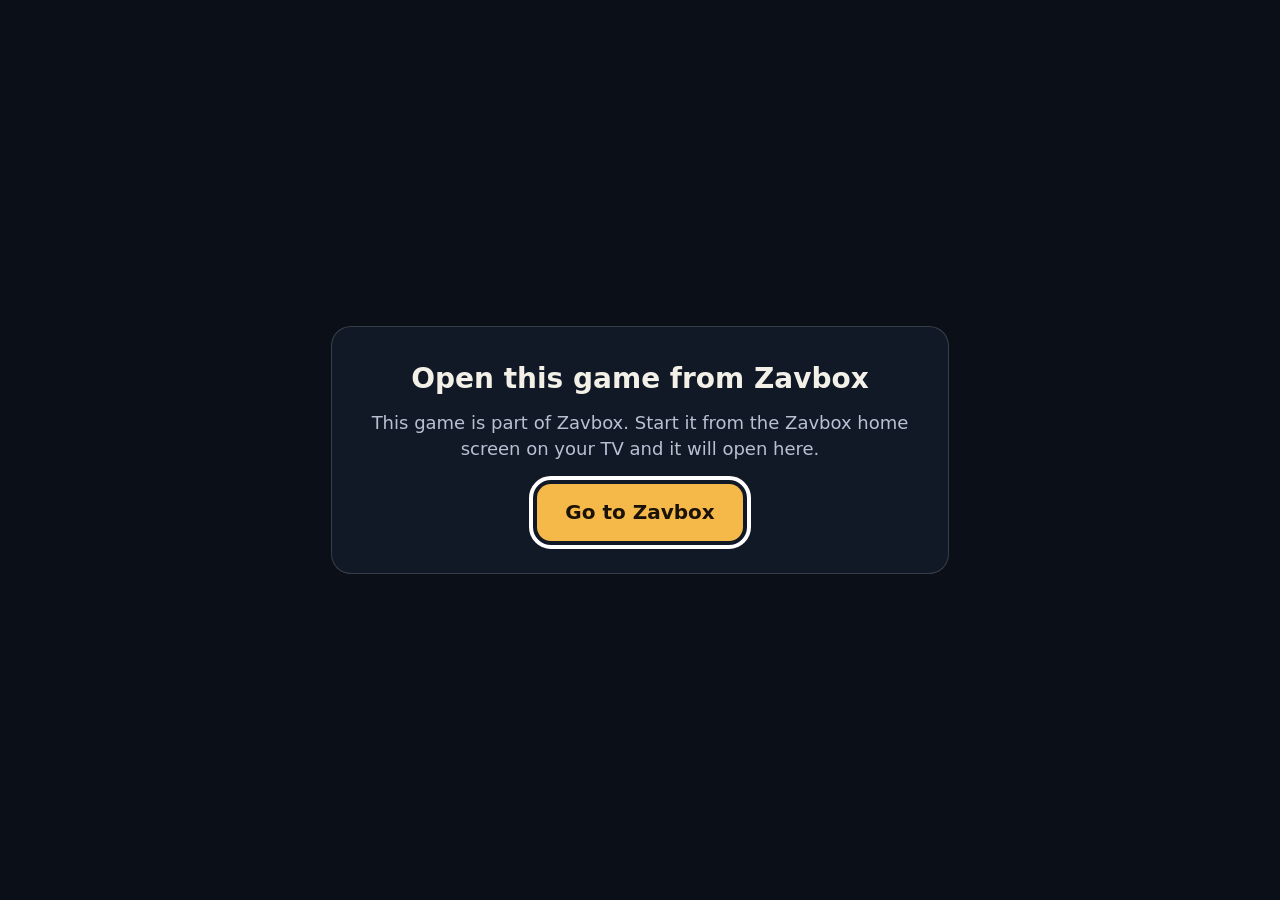
<file: index.html>
<!doctype html>
<html lang="en">
<head>
  <meta charset="utf-8">
  <script src="./zavbox-gate.js"></script>
  <meta name="viewport" content="width=device-width, initial-scale=1">
  <title>Air Tennis</title>
  <meta name="description" content="Air Tennis: swing your phone like a racket and play stadium tennis on the TV. Or prop it up and play with your whole body.">
  <link rel="icon" href="favicon.svg" type="image/svg+xml">
  <link rel="preload" href="fonts/urbanist-700.woff2" as="font" type="font/woff2" crossorigin>
  <link rel="stylesheet" href="styles.css">
  <meta property="og:image" content="art/air-tennis-cover.webp">
  <script type="importmap">
  {
    "imports": {
      "three": "https://cdn.jsdelivr.net/npm/three@0.170.0/build/three.module.js",
      "three/addons/": "https://cdn.jsdelivr.net/npm/three@0.170.0/examples/jsm/",
      "peerjs": "https://cdn.jsdelivr.net/npm/peerjs@1.5.5/+esm",
      "mqtt": "https://cdn.jsdelivr.net/npm/mqtt@5.10.1/+esm",
      "qrcode-generator": "https://cdn.jsdelivr.net/npm/qrcode-generator@2.0.4/dist/qrcode.mjs"
    }
  }
  </script>
  <script src="game.js" type="module"></script>
  <script src="ui.js" type="module"></script>
</head>
<body data-screen="loading">
  <canvas id="gl" aria-hidden="true"></canvas>
  <div class="vignette" aria-hidden="true"></div>

  <!-- MAIN MENU: home (4 mode cards) / mode setup / settings, with the phone bar along the bottom -->
  <section id="menu" class="screen" aria-label="Main menu" data-panel="home">
    <header class="menu-top">
      <h1 class="wordmark"><span class="ball-glyph" aria-hidden="true"></span><span>Air <b>Tennis</b></span></h1>
      <p class="tagline" id="tagline">Your phone is the racket. Swing it.</p>
    </header>

    <!-- home: the four mode cards -->
    <div class="panel-home" data-panel-id="home">
      <div class="cards" role="list">
        <button class="card" data-nav data-open="match" role="listitem">
          <svg class="card-art" viewBox="0 0 160 100" aria-hidden="true"><rect class="ct" x="20" y="10" width="120" height="80" rx="2"/><line class="ct" x1="20" y1="50" x2="140" y2="50"/><line class="ct" x1="80" y1="22" x2="80" y2="78"/><line class="ct" x1="35" y1="22" x2="125" y2="22"/><line class="ct" x1="35" y1="78" x2="125" y2="78"/><circle class="pl" cx="80" cy="86" r="5"/><circle class="op" cx="80" cy="14" r="5"/><path class="tr" d="M84 82 Q 110 50 82 18"/></svg>
          <span class="card-name">Match</span>
          <span class="card-sub">Scored tennis against the CPU or a friend.</span>
          <span class="card-tags"><span>1P vs CPU</span><span>2P Match</span></span>
        </button>
        <button class="card" data-nav data-open="rally" role="listitem">
          <svg class="card-art" viewBox="0 0 160 100" aria-hidden="true"><rect class="ct" x="20" y="10" width="120" height="80" rx="2"/><line class="ct" x1="20" y1="50" x2="140" y2="50"/><line class="ct" x1="80" y1="22" x2="80" y2="78"/><line class="ct" x1="35" y1="22" x2="125" y2="22"/><line class="ct" x1="35" y1="78" x2="125" y2="78"/><circle class="pl" cx="62" cy="86" r="5"/><circle class="pl2" cx="98" cy="14" r="5"/><path class="tr" d="M66 82 Q 40 50 94 18"/><path class="tr" d="M98 20 Q 128 52 66 84"/></svg>
          <span class="card-name">Rally</span>
          <span class="card-sub">Two players, no score. Keep it going.</span>
          <span class="card-tags"><span>2 players</span></span>
        </button>
        <button class="card" data-nav data-open="doubles" role="listitem">
          <svg class="card-art" viewBox="0 0 160 100" aria-hidden="true"><rect class="ct" x="20" y="10" width="120" height="80" rx="2"/><line class="ct" x1="20" y1="50" x2="140" y2="50"/><line class="ct" x1="80" y1="22" x2="80" y2="78"/><line class="ct" x1="35" y1="22" x2="125" y2="22"/><line class="ct" x1="35" y1="78" x2="125" y2="78"/><circle class="pl" cx="58" cy="84" r="5"/><circle class="pl" cx="102" cy="70" r="5"/><circle class="op" cx="58" cy="30" r="5"/><circle class="op" cx="102" cy="16" r="5"/></svg>
          <span class="card-name">Doubles</span>
          <span class="card-sub">2 v 2 with two phones. CPU fills empty spots.</span>
          <span class="card-tags"><span>Up to 4 players</span></span>
        </button>
        <button class="card" data-nav data-open="practice" role="listitem">
          <svg class="card-art" viewBox="0 0 160 100" aria-hidden="true"><rect class="ct" x="20" y="10" width="120" height="80" rx="2"/><line class="ct" x1="20" y1="50" x2="140" y2="50"/><circle class="rg" cx="80" cy="30" r="14"/><circle class="rg" cx="80" cy="30" r="6"/><circle class="pl" cx="80" cy="86" r="5"/><path class="tr" d="M80 80 Q 96 56 82 34"/></svg>
          <span class="card-name">Practice</span>
          <span class="card-sub">Ball machine, timing, targets and rally records.</span>
          <span class="card-tags"><span>4 drills</span></span>
        </button>
      </div>
      <div class="home-foot">
        <dl class="records" id="records" aria-label="Your records">
          <div data-rec><dt>Best rally</dt><dd id="st-rally">0</dd></div>
          <div data-rec><dt>Target best</dt><dd id="st-target">0</dd></div>
          <div data-rec><dt>Match wins</dt><dd id="st-wins">0</dd></div>
          <div data-rec><dt>Missed shots</dt><dd id="st-missed">0</dd></div>
        </dl>
        <button class="btn ghost btn-settings" data-nav data-open="settings"><svg viewBox="0 0 24 24" aria-hidden="true"><path d="M4 7h10M18 7h2M4 17h4M12 17h8"/><circle cx="16" cy="7" r="2"/><circle cx="10" cy="17" r="2"/></svg>Settings</button>
      </div>
    </div>

    <!-- mode setup: the variants of the chosen card + its settings (ui.js shows the right ones) -->
    <div class="panel-setup sheet" data-panel-id="setup" hidden>
      <div class="setup-col">
        <p class="eyebrow" id="setup-eyebrow">Choose a game</p>
        <h2 class="h1" id="setup-title">Match</h2>
        <div class="variants" role="list">
          <button class="variant" data-nav data-mode="match" data-family="match" role="listitem"><span class="v-txt"><strong>1P vs CPU</strong><small>A scored match against the computer.</small></span><span class="v-go">Start</span></button>
          <button class="variant" data-nav data-mode="match2" data-family="match" role="listitem"><span class="v-txt"><strong>2P Match</strong><small>Two players, one phone camera. Real scoring.</small></span><span class="v-go">Start</span></button>
          <button class="variant" data-nav data-mode="rally2" data-family="rally" role="listitem"><span class="v-txt"><strong>2P Rally</strong><small>Stand side by side and keep a rally going. No score.</small></span><span class="v-go">Start</span></button>
          <button class="variant" data-nav data-mode="doubles" data-family="doubles" role="listitem"><span class="v-txt"><strong>Doubles 2 v 2</strong><small>Phone 1 is Players 1 + 2, phone 2 is Players 3 + 4.</small></span><span class="v-go">Start</span></button>
          <button class="variant" data-nav data-mode="practice" data-family="practice" role="listitem"><span class="v-txt"><strong>Ball Machine</strong><small>A machine feeds you balls. Counts good shots.</small></span><span class="v-go">Start</span></button>
          <button class="variant" data-nav data-mode="training" data-family="practice" role="listitem"><span class="v-txt"><strong>Training</strong><small>20 balls. Learn your timing: early, perfect, late.</small></span><span class="v-go">Start</span></button>
          <button class="variant" data-nav data-mode="target" data-family="practice" role="listitem"><span class="v-txt"><strong>Target Practice</strong><small>60 seconds. Land the ball in the rings.</small></span><span class="v-go">Start</span></button>
          <button class="variant" data-nav data-mode="rally" data-family="practice" role="listitem"><span class="v-txt"><strong>Rally Challenge</strong><small>The CPU always returns. One miss ends it.</small></span><span class="v-go">Start</span></button>
        </div>
      </div>
      <div class="setup-col opts">
        <p class="eyebrow">Game settings</p>
        <div class="opt-list">
          <button class="opt" data-nav data-set="games" data-for="match doubles"><span>Match length</span><b id="set-games">first to 3 games</b></button>
          <button class="opt" data-nav data-set="flight" data-for="match rally doubles practice"><span>Ball flight</span><b id="set-flight">Medium</b></button>
          <button class="opt" data-nav data-set="sens" data-for="match rally doubles practice"><span>Swing sensitivity</span><b id="set-sens">Normal</b></button>
          <button class="opt" data-nav data-set="assist" data-for="match rally doubles practice"><span>Aim help</span><b id="set-assist">On</b></button>
        </div>
        <p class="opt-note">Press Enter on a setting to change it. Saved on this TV.</p>
        <button class="btn ghost btn-back" data-nav data-back><span aria-hidden="true">‹</span> Back</button>
      </div>
    </div>

    <!-- settings -->
    <div class="panel-settings sheet narrow" data-panel-id="settings" hidden>
      <p class="eyebrow">Settings</p>
      <h2 class="h1">Control, display and sound</h2>
      <div class="opt-list">
        <button class="opt" data-nav data-set="control"><span>Control<small>Phone racket: swing the phone. Body camera: prop it up and swing your arm.</small></span><b id="set-control">Phone racket</b></button>
        <button class="opt" data-nav data-set="gfx"><span>Graphics<small>Basic runs faster on older laptops</small></span><b id="set-gfx">High</b></button>
        <button class="opt" data-nav data-set="sound"><span>Sound</span><b id="set-sound">On</b></button>
        <button class="opt" data-nav data-set="music"><span>Music</span><b id="set-music">Off</b></button>
      </div>
      <button class="btn ghost btn-back" data-nav data-back><span aria-hidden="true">‹</span> Back</button>
    </div>

    <!-- phone connection bar -->
    <aside class="phone-bar" aria-label="Connect your phone">
      <div class="qr-wrap"><div id="qr" class="qr is-empty" aria-hidden="true"></div></div>
      <div class="pb-text">
        <p class="pb-title">Connect your phone</p>
        <p class="pb-how" id="pb-how">Scan the code, or open <b id="phone-url">phone.html</b> and type the code. Hold your phone like a racket. 2 players = 2 phones.</p>
      </div>
      <div class="pb-code">
        <span class="label">Code</span>
        <span id="code" class="code"></span>
      </div>
      <div class="pb-slots">
        <ol class="slots" id="slots" aria-label="Players">
          <li data-p="0">P1</li><li data-p="1">P2</li><li data-p="2">P3</li><li data-p="3">P4</li>
        </ol>
        <p id="link-status" class="status" data-state="wait">Connecting</p>
      </div>
    </aside>
  </section>

  <!-- CALIBRATION -->
  <section id="cal" class="screen overlay" aria-label="Phone setup" hidden>
    <div class="panel cal-panel">
      <p class="eyebrow" id="cal-eyebrow">Phone racket</p>
      <h2 class="h1" id="cal-title">Phone setup</h2>
      <p class="sub" id="cal-sub">Follow the steps on your phone. This screen shows what it picks up.</p>
      <ol class="steps" id="cal-steps">
        <li data-step="1"><span class="tick" aria-hidden="true"></span>Phone connected</li>
        <li data-step="2"><span class="tick" aria-hidden="true"></span>Motion sensors on</li>
        <li data-step="3"><span class="tick" aria-hidden="true"></span>Hold still, racket head up</li>
        <li data-step="4"><span class="tick" aria-hidden="true"></span>Practise a forehand</li>
        <li data-step="5"><span class="tick" aria-hidden="true"></span>Practise a backhand</li>
      </ol>
      <div class="meter" aria-hidden="true"><span>Left</span><div class="meter-track"><div id="cal-dot" class="meter-dot"></div></div><span>Right</span></div>
      <p id="cal-msg" class="cal-msg" aria-live="polite">Waiting for your phone…</p>
      <div class="row">
        <button class="btn" data-nav data-act="cal-done">Done</button>
        <button class="btn ghost" data-nav data-act="cal-skip">Skip setup</button>
      </div>
    </div>
  </section>

  <!-- HUD -->
  <section id="hud" class="hud" hidden>
    <div class="bug" id="bug">
      <div class="bug-head"><span class="bug-mode" id="bug-mode"></span><span class="bug-time" id="timer">0:00</span></div>
      <div class="bug-body" id="board"></div>
      <div class="bug-status" id="bug-status"></div>
    </div>
    <span id="score-label" hidden></span>
    <div class="sboxes" id="readout">
      <div class="sbox"><span class="sbox-k">Rally</span><span class="sbox-v" id="hud-rally">0</span></div>
      <div class="sbox"><span class="sbox-k">Ball speed</span><span class="sbox-v"><span id="hud-speed">–</span><small>km/h</small></span></div>
    </div>
    <div class="timing" id="timing" hidden>
      <div class="timing-k">Swing timing</div>
      <div class="timing-bar"><span class="tz early">Early</span><span class="tz perfect">Perfect</span><span class="tz late">Late</span><i id="timing-mark"></i></div>
      <div class="timing-counts" id="timing-counts"></div>
    </div>
    <div class="banner" id="banner" aria-live="polite"></div>
    <div class="callout" id="callout"></div>
    <div class="hint" id="hint"></div>
  </section>

  <!-- PAUSE -->
  <section id="pause" class="screen overlay" aria-label="Paused" hidden>
    <div class="panel small">
      <p class="eyebrow" id="pause-eyebrow">Game paused</p>
      <h2 id="pause-title" class="h1">Paused</h2>
      <p id="pause-msg" class="sub"></p>
      <div class="col">
        <button class="btn" data-nav data-act="resume">Resume</button>
        <button class="btn ghost" data-nav data-act="restart">Restart</button>
        <button class="btn ghost" data-nav data-act="menu">Main menu</button>
      </div>
    </div>
  </section>

  <!-- RESULTS -->
  <section id="results" class="screen overlay" aria-label="Results" hidden>
    <div class="panel results-panel">
      <p class="eyebrow" id="res-eyebrow">Match over</p>
      <h2 id="res-title" class="display">You win!</h2>
      <dl class="res-stats" id="res-stats"></dl>
      <div class="row">
        <button class="btn" data-nav data-act="restart">Play again</button>
        <button class="btn ghost" data-nav data-act="menu">Main menu</button>
      </div>
    </div>
  </section>

  <div id="loading" class="loading"><span class="spinner" aria-hidden="true"></span>Loading court</div>
</body>
</html>
</file>
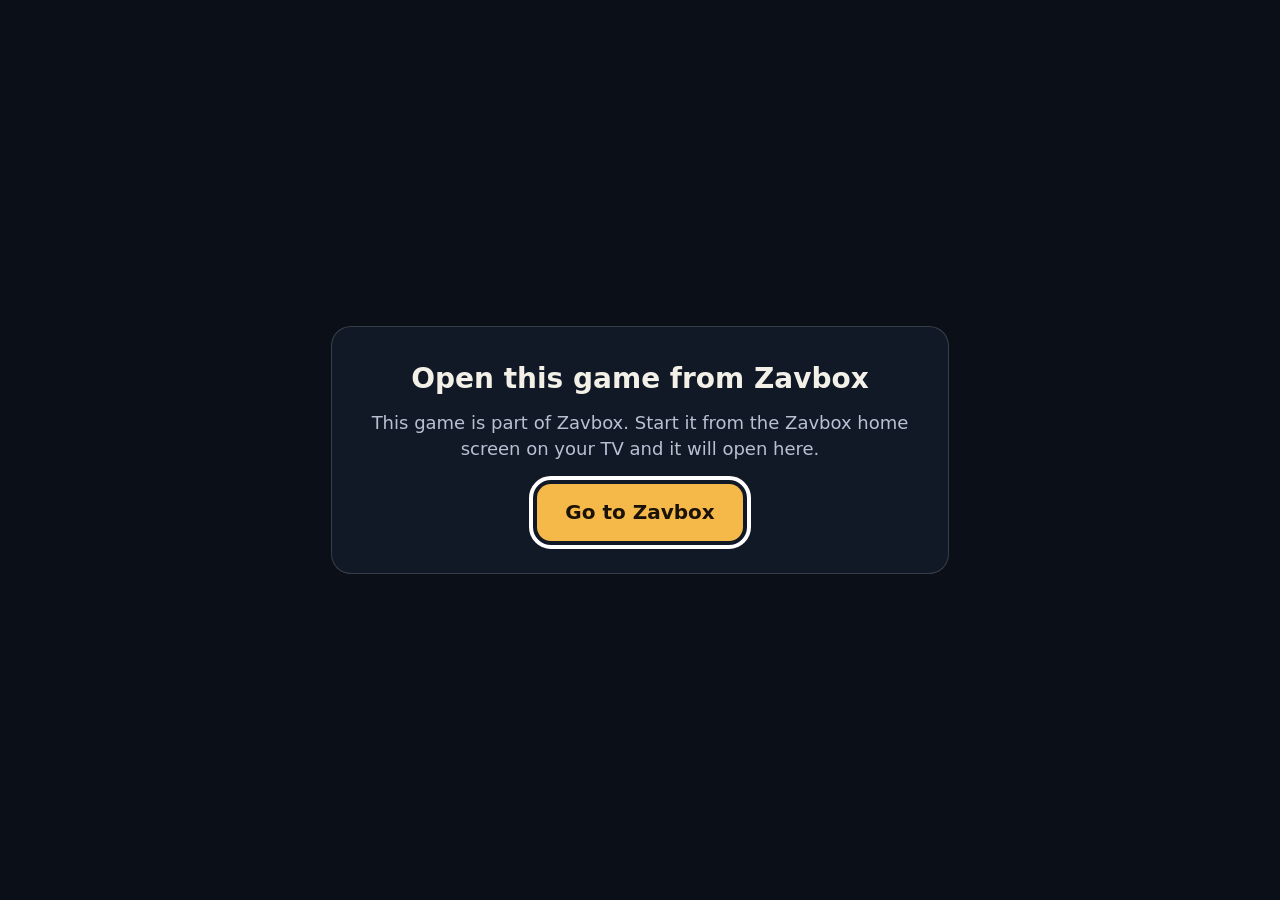
<file: open-from-zavbox.html>
<!doctype html>
<html lang="en">
<head>
<meta charset="utf-8">
<meta name="viewport" content="width=device-width, initial-scale=1">
<meta name="robots" content="noindex">
<title>Open from Zavbox</title>
<style>
  html, body { margin: 0; min-height: 100%; background: #0b0f17; color: #f3f0e8; font: 500 18px/1.45 system-ui, -apple-system, "Segoe UI", sans-serif; }
  body { min-height: 100vh; display: grid; place-items: center; padding: 24px; box-sizing: border-box; text-align: center; }
  main { max-width: 560px; background: #121926; border: 1px solid #ffffff29; border-radius: 20px; padding: 32px 28px; }
  h1 { margin: 0 0 10px; font-size: 28px; }
  p { margin: 0 0 22px; color: #b8c1d3; }
  a { display: inline-block; padding: 14px 28px; border-radius: 14px; background: #f5b94a; color: #1a1206; font-weight: 700; font-size: 20px; text-decoration: none; }
  a:focus-visible { outline: 4px solid #ffffff; outline-offset: 4px; }
</style>
</head>
<body>
<main id="zavbox-gate">
  <h1>Open this game from Zavbox</h1>
  <p>This game is part of Zavbox. Start it from the Zavbox home screen on your TV and it will open here.</p>
  <a id="zavbox-gate-link" href="https://8kbtcrn6ws-star.github.io/zavbox/" autofocus>Go to Zavbox</a>
</main>
</body>
</html>
</file>
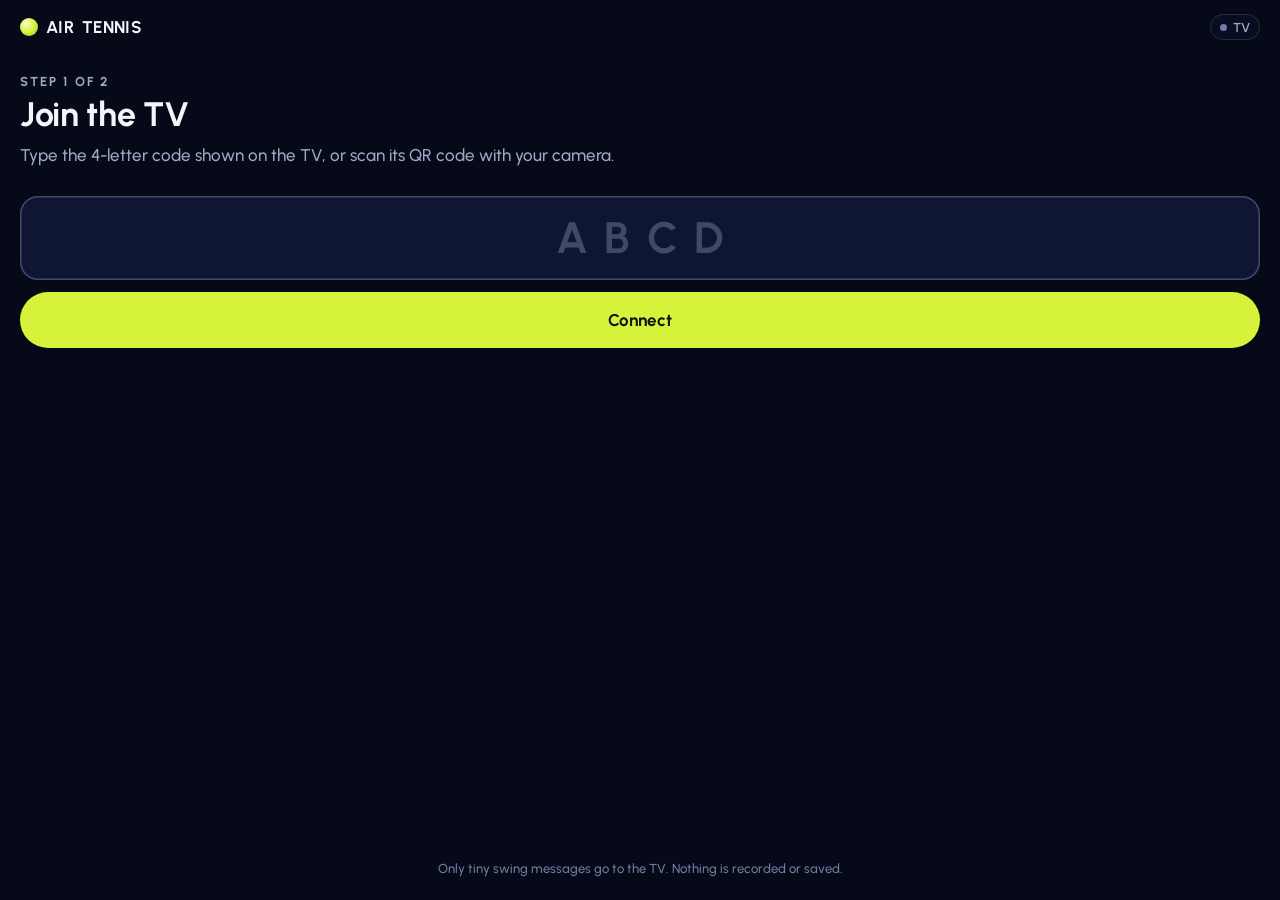
<file: phone.html>
<!doctype html>
<html lang="en">
<head>
  <meta charset="utf-8">
  <meta name="viewport" content="width=device-width, initial-scale=1, viewport-fit=cover, user-scalable=no">
  <meta name="apple-mobile-web-app-capable" content="yes">
  <meta name="theme-color" content="#060a18">
  <title>Air Tennis · Phone</title>
  <link rel="icon" href="favicon.svg" type="image/svg+xml">
  <link rel="stylesheet" href="phone.css">
  <script type="importmap">
  { "imports": { "peerjs": "https://cdn.jsdelivr.net/npm/peerjs@1.5.5/+esm", "mqtt": "https://cdn.jsdelivr.net/npm/mqtt@5.10.1/+esm" } }
  </script>
  <script src="phone.js" type="module"></script>
  <script src="ui.js" type="module"></script>
</head>
<body data-view="join">
  <header class="top">
    <p class="mark"><span class="ball" aria-hidden="true"></span>Air <b>Tennis</b></p>
    <div class="chips">
      <span class="chip" id="chip-link" data-state="off">TV</span>
      <span class="chip" id="chip-cam" data-state="off">Camera</span>
      <span class="chip" id="chip-motion" data-state="off">Motion</span>
      <span class="chip" id="chip-view" data-state="off">In view</span>
    </div>
  </header>

  <!-- 1. join -->
  <section id="v-join" class="view page">
    <div class="page-main">
      <p class="eyebrow">Step 1 of 2</p>
      <h1>Join the TV</h1>
      <p class="lead">Type the 4-letter code shown on the TV, or scan its QR code with your camera.</p>
      <form id="join-form" autocomplete="off">
        <input id="code" name="code" inputmode="text" autocapitalize="characters" maxlength="4" placeholder="ABCD" aria-label="Room code" spellcheck="false">
        <p id="join-err" class="err" role="alert"></p>
        <button class="btn" type="submit">Connect</button>
      </form>
    </div>
    <p class="fine">Only tiny swing messages go to the TV. Nothing is recorded or saved.</p>
  </section>

  <!-- 2a. phone racket (default): a tap so iPhone Safari can ask for motion access -->
  <section id="v-racket-start" class="view page" hidden>
    <div class="page-main">
      <p class="eyebrow">Step 2 of 2</p>
      <h1>Hold phone like a racket</h1>
      <svg class="scene-art racket-art" viewBox="0 0 320 150" aria-hidden="true">
        <path class="swing-arc" d="M70 120 Q 160 10 262 104"/>
        <path class="swing-arrow" d="M250 92 L264 106 L246 110"/>
        <g class="held" transform="rotate(-24 160 92)">
          <rect class="phone" x="146" y="36" width="28" height="56" rx="6"/>
          <rect class="screen" x="150" y="42" width="20" height="40" rx="3"/>
          <path class="hand" d="M140 86 h40 a8 8 0 0 1 8 8 v14 a14 14 0 0 1 -14 14 h-28 a14 14 0 0 1 -14 -14 v-14 a8 8 0 0 1 8 -8 z"/>
          <path class="strap" d="M160 122 v22"/>
        </g>
      </svg>
      <ol class="how">
        <li><span>Grip the <b>bottom of the phone</b> firmly, top pointing up, like a racket handle.</span></li>
        <li><span>Swing it through: <b>forehand, backhand</b>, or over your head for a <b>smash or serve</b>.</span></li>
        <li><span>Your player runs to the ball. You just time the swing. <b>2 players = 2 phones.</b></span></li>
      </ol>
      <p class="tip">Use a wrist strap or case with grip if you have one, and give yourself room to swing.</p>
      <p id="racket-err" class="err card-err" role="alert"></p>
    </div>
    <div class="page-foot">
      <button class="btn big" id="racket-btn" type="button">Start racket</button>
      <button class="link-btn" id="use-body" type="button">Use the body camera instead</button>
      <p class="fine">Your phone may ask for motion access. Only swing messages go to the TV.</p>
    </div>
  </section>

  <!-- 2. start the camera (a tap is needed so iPhone Safari can ask for the camera) -->
  <section id="v-start" class="view page" hidden>
    <div class="page-main">
      <p class="eyebrow">Step 2 of 2</p>
      <h1>Set up the camera</h1>
      <svg class="scene-art" viewBox="0 0 320 132" aria-hidden="true">
        <line class="floor" x1="10" y1="104" x2="310" y2="104"/>
        <rect class="phone" x="34" y="56" width="22" height="40" rx="4"/><line class="stand" x1="45" y1="96" x2="38" y2="104"/><line class="stand" x1="45" y1="96" x2="52" y2="104"/>
        <path class="cone" d="M58 66 L250 14 L250 104 L58 84 Z"/>
        <g class="person"><circle cx="230" cy="26" r="8"/><path d="M230 35 v34 M230 44 l-14 14 M230 44 l16 -14 M230 69 l-10 33 M230 69 l10 33"/></g>
        <path class="dim" d="M58 114 v8 M58 118 H230 M230 114 v8"/><text x="144" y="112" text-anchor="middle">2–3 m</text>
      </svg>
      <ol class="how">
        <li><span>Prop this phone up about <b>2–3 m</b> away, screen facing you.</span></li>
        <li><span>1 or 2 players stand side by side, <b>whole body</b> in the picture, head to feet.</span></li>
        <li><span>Your arm is the racket: take it back, then swing through.</span></li>
      </ol>
      <p id="start-err" class="err card-err" role="alert"></p>
    </div>
    <div class="page-foot">
      <button class="btn big" id="start-btn" type="button">Start camera</button>
      <button class="link-btn" id="use-racket" type="button">Use the phone as a racket instead</button>
      <p class="fine">Your phone will ask to use the camera. Video stays on this phone. Nothing is uploaded or saved.</p>
    </div>
  </section>

  <!-- 3a. phone racket: setup, then play -->
  <section id="v-racket" class="view racket-view" hidden>
    <div class="racket-main">
      <ol class="dots" id="racket-dots" aria-hidden="true"><li>Hold still</li><li>Forehand</li><li>Backhand</li></ol>
      <p class="step-label" id="r-step-label">Setup</p>
      <h2 id="r-step-title">Getting ready…</h2>
      <p class="lead" id="r-step-help"></p>
      <div class="hit-card" id="hit-card" data-kind="">
        <p class="hit-kind" id="hit-kind">Ready</p>
        <div class="power" aria-hidden="true"><i id="power-fill"></i></div>
        <p class="hit-sub" id="hit-sub">Swing when the ball comes to you.</p>
      </div>
      <p class="slot-line" id="r-slot-line" hidden></p>
      <div class="setup-actions">
        <button class="mini ghost" id="r-skip">Skip setup</button>
      </div>
    </div>
    <div class="sheet racket-sheet" id="racket-remote-slot"></div>
  </section>

  <!-- 3. setup / play -->
  <section id="v-play" class="view" hidden>
    <div class="cam" id="cam-wrap">
      <video id="video" playsinline muted autoplay></video>
      <canvas id="overlay"></canvas>
      <svg class="guide" viewBox="0 0 100 250" aria-hidden="true"><circle cx="50" cy="22" r="15"/><path d="M24 62 Q24 44 42 44 H58 Q76 44 76 62 V142 Q76 150 68 150 V230 Q68 236 62 236 H56 Q52 236 52 230 V160 H48 V230 Q48 236 44 236 H38 Q32 236 32 230 V150 Q24 150 24 142 Z"/><ellipse class="spot" cx="50" cy="240" rx="34" ry="6"/></svg>
      <div class="cam-msg" id="cam-msg" hidden>Step into view</div>
      <p class="cam-note">Camera stays on this phone</p>
    </div>
    <div class="sheet">
      <ol class="dots" id="step-dots" aria-hidden="true"><li>In view</li><li>Hand up</li><li>Swing</li></ol>
      <div class="cal">
        <p class="step-label" id="step-label">Setup</p>
        <h2 id="step-title">Getting ready…</h2>
        <p class="lead" id="step-help"></p>
        <div class="ready" id="ready-card">
          <p class="ready-title">You're in</p>
          <div class="badges" id="ready-players"></div>
          <p class="ready-sub" id="ready-sub"></p>
        </div>
        <div class="meter" aria-hidden="true"><span>L</span><div class="meter-track"><div id="meter-dot" class="meter-dot"></div></div><span>R</span></div>
        <p class="swing-read" id="swing-read"></p>
        <p class="slot-line" id="slot-line" hidden></p>
        <div class="setup-actions">
          <button class="mini ghost" id="skip-cal">Skip setup</button>
          <button class="mini ghost" id="flip-cam">Flip camera</button>
        </div>
      </div>
      <div class="remote" id="remote">
        <button class="btn" id="open-modes" type="button">Choose a mode</button>
        <div class="row">
          <button class="mini" data-menu="pause">Pause</button>
          <button class="mini" data-menu="menu">TV menu</button>
        </div>
        <details class="drawer modes" id="modes-sheet">
          <summary>Modes</summary>
          <div class="grid4">
            <button class="mini" data-menu="match">1P vs CPU</button>
            <button class="mini" data-menu="match2">2P Match</button>
            <button class="mini" data-menu="rally2">2P Rally</button>
            <button class="mini" data-menu="doubles">Doubles</button>
            <button class="mini" data-menu="practice">Ball Machine</button>
            <button class="mini" data-menu="training">Training</button>
            <button class="mini" data-menu="target">Target</button>
            <button class="mini" data-menu="rally">Rally Challenge</button>
          </div>
        </details>
        <details class="drawer" id="remote-more">
          <summary>Player options</summary>
          <div class="row" id="body-row">
            <button class="mini ghost" id="recal">Redo setup</button>
            <button class="mini ghost" id="hand-0">P1: right-handed</button>
            <button class="mini ghost" id="hand-1" hidden>P2: right-handed</button>
          </div>
          <label class="sens">Swing sensitivity
            <select id="sens">
              <option value="easier">Easier</option>
              <option value="normal" selected>Normal</option>
              <option value="harder">Harder</option>
            </select>
          </label>
        </details>
      </div>
    </div>
  </section>
</body>
</html>
</file>
<file: styles.css>
/* Air Tennis TV styles (UI v3). Designed at 1920x1080: 1rem = 16px there and scales with the screen,
   so 1280x720 is the same layout at 2/3 size. Type: display 6rem (96), h1 3.5rem (56), h2 2.25rem (36),
   body 1.5rem (24), labels 1.125rem (18) caps. */
@font-face { font-family: Urbanist; src: url("fonts/urbanist-500.woff2") format("woff2"); font-weight: 500; font-display: swap; }
@font-face { font-family: Urbanist; src: url("fonts/urbanist-600.woff2") format("woff2"); font-weight: 600; font-display: swap; }
@font-face { font-family: Urbanist; src: url("fonts/urbanist-700.woff2") format("woff2"); font-weight: 700; font-display: swap; }

:root {
  --bg: #060a18;
  --navy: #0a1230;
  --navy-2: #111b3d;
  --panel: rgba(10, 16, 38, 0.74);
  --panel-solid: rgba(10, 16, 38, 0.92);
  --hair: rgba(214, 226, 255, 0.14);
  --hair-2: rgba(214, 226, 255, 0.24);
  --text: #f3f5fa;
  --muted: #9eabc8;
  --dim: #6f7ea3;
  --accent: #d7f23a;          /* optic yellow: focus, primary button, serve dot only */
  --accent-ink: #11160a;
  --court: #3b7bff;           /* court blue: secondary */
  --court-2: #1f4fc4;
  --ok: #3ddc84;
  --warn: #f5b041;
  --bad: #ff6b5e;
  --p1: #d9ef4a; --p2: #7fd0ff; --p3: #8be3a8; --p4: #ffa98a; /* player colours, match the phone's body overlay */
  --font: Urbanist, "Segoe UI", system-ui, sans-serif;
  --r: 1.25rem;
  --r-sm: 0.75rem;
  --ease: cubic-bezier(0.2, 0.8, 0.2, 1);
  --t: 200ms;
  font-size: clamp(8px, min(calc(100vw / 120), calc(100vh / 67.5)), 32px); /* 16px at 1920x1080, 10.67px at 1280x720 */
}
@media (prefers-reduced-motion: reduce) { :root { --t: 0ms; } *, *::before, *::after { animation-duration: 0.001ms !important; animation-iteration-count: 1 !important; transition-duration: 0.001ms !important; } }

* { box-sizing: border-box; }
html, body { margin: 0; height: 100%; overflow: hidden; background: var(--bg); color: var(--text); font-family: var(--font); font-weight: 600; -webkit-font-smoothing: antialiased; }
button { font: inherit; color: inherit; background: none; border: 0; padding: 0; cursor: pointer; text-align: inherit; }
[data-nav]:focus { outline: none; }
[hidden] { display: none !important; }
p, h1, h2, dl, dd, ol { margin: 0; }

#gl { position: fixed; inset: 0; width: 100vw; height: 100vh; display: block; }
.vignette { position: fixed; inset: 0; pointer-events: none; transition: background var(--t) var(--ease); background: radial-gradient(ellipse at center, transparent 62%, rgba(2, 5, 16, 0.4) 100%); }
body[data-screen="menu"] .vignette, body[data-screen="cal"] .vignette { background: linear-gradient(180deg, rgba(5, 9, 24, 0.9) 0%, rgba(5, 9, 24, 0.62) 38%, rgba(5, 9, 24, 0.7) 70%, rgba(5, 9, 24, 0.94) 100%); }

/* ---------- shared type + controls ---------- */
.display { font-size: 6rem; line-height: 0.95; font-weight: 700; letter-spacing: -0.025em; }
.h1 { font-size: 3.5rem; line-height: 1.05; font-weight: 700; letter-spacing: -0.015em; }
.eyebrow, .label { font-size: 1.125rem; font-weight: 700; letter-spacing: 0.16em; text-transform: uppercase; color: var(--muted); }
.sub { font-size: 1.5rem; line-height: 1.4; color: var(--muted); font-weight: 500; }
.btn { display: inline-flex; align-items: center; justify-content: center; gap: 0.6rem; min-height: 4.5rem; padding: 0 2.4rem; border-radius: 99rem; background: var(--accent); color: var(--accent-ink); font-size: 1.5rem; font-weight: 700; letter-spacing: 0.01em; transition: transform var(--t) var(--ease), box-shadow var(--t) var(--ease), background var(--t) var(--ease); }
.btn.ghost { background: rgba(255, 255, 255, 0.06); color: var(--text); box-shadow: inset 0 0 0 0.1rem var(--hair-2); }
.btn.is-focus { transform: scale(1.04); box-shadow: 0 0 0 0.25rem var(--bg), 0 0 0 0.45rem var(--accent), 0 0.8rem 2.4rem rgba(0, 0, 0, 0.4); }
.btn.ghost.is-focus { background: rgba(255, 255, 255, 0.12); }
.row { display: flex; gap: 1.2rem; flex-wrap: wrap; }
.col { display: grid; gap: 1rem; }
.sheet, .panel { background: var(--panel); border: 0.1rem solid var(--hair); border-radius: var(--r); backdrop-filter: blur(18px) saturate(1.2); -webkit-backdrop-filter: blur(18px) saturate(1.2); box-shadow: 0 2rem 5rem rgba(0, 0, 0, 0.45); }

/* ---------- menu ---------- */
#menu { display: grid; grid-template-rows: auto 1fr auto; gap: 2.5rem; padding: 4rem 6rem 3.5rem; }
.menu-top { display: flex; align-items: flex-end; gap: 3rem; transition: transform var(--t) var(--ease); }
.wordmark { display: flex; align-items: center; gap: 1.6rem; font-size: 6rem; line-height: 0.9; font-weight: 700; letter-spacing: -0.03em; text-transform: uppercase; }
.wordmark b { font-weight: 700; color: var(--text); }
.ball-glyph { width: 0.82em; height: 0.82em; border-radius: 50%; flex: none; position: relative; background: radial-gradient(circle at 34% 30%, #f6ffc4, var(--accent) 48%, #a9c21c 100%); box-shadow: 0 0 2rem rgba(215, 242, 58, 0.35); }
.ball-glyph::before, .ball-glyph::after { content: ""; position: absolute; inset: 9%; border-radius: 50%; border: 0.055em solid rgba(255, 255, 255, 0.85); clip-path: inset(0 56% 0 0); }
.ball-glyph::after { clip-path: inset(0 0 0 56%); }
.tagline { font-size: 1.5rem; color: var(--muted); font-weight: 500; padding-bottom: 0.7rem; }
#menu:not([data-panel="home"]) .wordmark { font-size: 3rem; }
#menu:not([data-panel="home"]) .tagline { display: none; }

.panel-home, .panel-setup, .panel-settings { align-self: center; min-height: 0; animation: panel-in 220ms var(--ease) both; }
@keyframes panel-in { from { opacity: 0; transform: translateY(1rem); } to { opacity: 1; transform: none; } }

.cards { display: grid; grid-template-columns: repeat(4, 1fr); gap: 2rem; }
.card { position: relative; display: flex; flex-direction: column; gap: 0.6rem; padding: 1.6rem 1.8rem 1.8rem; min-height: 25rem; border-radius: var(--r); background: linear-gradient(180deg, rgba(20, 31, 68, 0.82), rgba(9, 14, 34, 0.86)); border: 0.1rem solid var(--hair); box-shadow: 0 1.6rem 3.6rem rgba(0, 0, 0, 0.35); backdrop-filter: blur(14px); -webkit-backdrop-filter: blur(14px); transition: transform var(--t) var(--ease), box-shadow var(--t) var(--ease), border-color var(--t) var(--ease), background var(--t) var(--ease); }
.card-art { width: 100%; height: auto; aspect-ratio: 16 / 10; margin-bottom: 0.8rem; border-radius: var(--r-sm); background: linear-gradient(180deg, rgba(59, 123, 255, 0.32), rgba(31, 79, 196, 0.18)); }
.card-art .ct { fill: none; stroke: rgba(255, 255, 255, 0.55); stroke-width: 1.2; }
.card-art .pl { fill: var(--text); }
.card-art .pl2 { fill: var(--p2); }
.card-art .op { fill: rgba(255, 255, 255, 0.45); }
.card-art .tr { fill: none; stroke: rgba(255, 255, 255, 0.85); stroke-width: 1.4; stroke-dasharray: 3 3; }
.card-art .rg { fill: none; stroke: rgba(255, 255, 255, 0.8); stroke-width: 1.6; }
.card-name { font-size: 2.25rem; font-weight: 700; letter-spacing: -0.01em; }
.card-sub { font-size: 1.25rem; line-height: 1.35; color: var(--muted); font-weight: 500; }
.card-tags { margin-top: auto; padding-top: 0.8rem; display: flex; flex-wrap: wrap; gap: 0.5rem; }
.card-tags span { font-size: 1rem; font-weight: 700; letter-spacing: 0.08em; text-transform: uppercase; color: var(--text); padding: 0.35rem 0.75rem; border-radius: 99rem; background: rgba(255, 255, 255, 0.08); }
.card.is-focus { transform: translateY(-0.4rem) scale(1.04); border-color: transparent; box-shadow: 0 0 0 0.25rem var(--bg), 0 0 0 0.45rem var(--accent), 0 2.6rem 5rem rgba(0, 0, 0, 0.5); background: linear-gradient(180deg, rgba(28, 44, 96, 0.92), rgba(11, 18, 44, 0.92)); }

.home-foot { display: flex; align-items: center; justify-content: space-between; gap: 2rem; margin-top: 2.4rem; min-height: 4.5rem; }
.records { display: flex; gap: 2.8rem; }
.records > div { display: flex; flex-direction: column-reverse; gap: 0.2rem; }
.records dt { font-size: 1rem; font-weight: 700; letter-spacing: 0.14em; text-transform: uppercase; color: var(--muted); }
.records dd { font-size: 2rem; font-weight: 700; font-variant-numeric: tabular-nums; }
.btn-settings svg { width: 1.6rem; height: 1.6rem; fill: none; stroke: currentColor; stroke-width: 2; stroke-linecap: round; }

/* setup + settings sheets */
.panel-setup { display: grid; grid-template-columns: 1.25fr 1fr; gap: 3rem; padding: 2.4rem 2.8rem; max-width: 100rem; width: 100%; justify-self: center; }
.setup-col { display: flex; flex-direction: column; gap: 1rem; min-width: 0; }
.setup-col .h1 { margin-bottom: 0.6rem; }
.variants { display: grid; gap: 0.9rem; }
.variant { display: flex; align-items: center; gap: 1.6rem; min-height: 5.6rem; padding: 0.9rem 1.6rem; border-radius: var(--r-sm); background: rgba(255, 255, 255, 0.05); box-shadow: inset 0 0 0 0.1rem var(--hair); transition: transform var(--t) var(--ease), box-shadow var(--t) var(--ease), background var(--t) var(--ease); }
.v-txt { flex: 1; min-width: 0; }
.v-txt strong { display: block; font-size: 1.75rem; font-weight: 700; }
.v-txt small { display: block; font-size: 1.25rem; color: var(--muted); font-weight: 500; margin-top: 0.15rem; }
.v-go { font-size: 1.125rem; font-weight: 700; letter-spacing: 0.14em; text-transform: uppercase; padding: 0.7rem 1.3rem; border-radius: 99rem; color: var(--muted); box-shadow: inset 0 0 0 0.1rem var(--hair-2); transition: background var(--t) var(--ease), color var(--t) var(--ease); }
.variant.is-focus { transform: scale(1.02); background: rgba(255, 255, 255, 0.1); box-shadow: 0 0 0 0.25rem var(--bg), 0 0 0 0.45rem var(--accent); }
.variant.is-focus .v-go { background: var(--accent); color: var(--accent-ink); box-shadow: none; }
.opts { border-left: 0.1rem solid var(--hair); padding-left: 3rem; }
.opt-list { display: grid; gap: 0.6rem; }
.opt { display: flex; align-items: center; justify-content: space-between; gap: 1.5rem; min-height: 4.6rem; padding: 0.6rem 1.4rem; border-radius: var(--r-sm); font-size: 1.5rem; font-weight: 600; background: rgba(255, 255, 255, 0.04); transition: background var(--t) var(--ease), box-shadow var(--t) var(--ease); }
.opt span small { display: block; font-size: 1.05rem; color: var(--muted); font-weight: 500; }
.opt b { display: inline-flex; align-items: center; gap: 0.8rem; font-weight: 700; white-space: nowrap; }
.opt b::before, .opt b::after { content: "‹"; color: var(--dim); font-size: 1.6rem; line-height: 1; }
.opt b::after { content: "›"; }
.opt.is-focus { background: rgba(255, 255, 255, 0.1); box-shadow: 0 0 0 0.2rem var(--accent); }
.opt.is-focus b::before, .opt.is-focus b::after { color: var(--accent); }
.opt-note { font-size: 1.05rem; color: var(--dim); font-weight: 500; margin-top: 0.2rem; }
.btn-back { align-self: flex-start; margin-top: auto; min-height: 3.8rem; padding: 0 1.8rem; font-size: 1.3rem; }
.btn-back span { font-size: 1.8rem; line-height: 1; }
.panel-settings { display: flex; flex-direction: column; gap: 1rem; width: 50rem; justify-self: center; padding: 2.4rem 2.8rem; }
.panel-settings .h1 { margin-bottom: 0.8rem; font-size: 2.6rem; }
.panel-settings .btn-back { margin-top: 1rem; }

/* phone bar */
.phone-bar { display: grid; grid-template-columns: auto minmax(0, 1fr) auto auto; align-items: center; gap: 2.6rem; padding: 1.2rem 2.4rem 1.2rem 1.2rem; border-radius: var(--r); background: var(--panel); border: 0.1rem solid var(--hair); backdrop-filter: blur(18px); -webkit-backdrop-filter: blur(18px); }
.qr-wrap { width: 8.6rem; height: 8.6rem; padding: 0.6rem; border-radius: var(--r-sm); background: #fff; display: grid; place-items: center; }
.qr { width: 100%; height: 100%; }
.qr svg { display: block; width: 100%; height: 100%; }
.qr.is-empty { position: relative; }
.qr.is-empty::after { content: ""; position: absolute; inset: 28%; border-radius: 50%; border: 0.3rem solid #dde3f0; border-top-color: var(--navy-2); animation: spin 900ms linear infinite; }
.phone-bar:has(#link-status[data-state="bad"]) .qr-wrap { background: rgba(255, 255, 255, 0.08); }
.phone-bar:has(#link-status[data-state="bad"]) .qr.is-empty::after { animation: none; border: 0; content: "!"; display: grid; place-items: center; inset: 0; font-size: 3.4rem; color: var(--bad); }
@keyframes spin { to { transform: rotate(360deg); } }
.pb-title { font-size: 1.75rem; font-weight: 700; }
.pb-how { font-size: 1.2rem; line-height: 1.4; color: var(--muted); font-weight: 500; margin-top: 0.3rem; max-width: 46rem; }
.pb-how b { color: var(--text); font-weight: 600; word-break: break-all; }
.pb-code { display: flex; flex-direction: column; gap: 0.2rem; padding: 0 2.6rem; border-left: 0.1rem solid var(--hair); border-right: 0.1rem solid var(--hair); }
.code { font-size: 4.5rem; line-height: 1; font-weight: 700; letter-spacing: 0.12em; font-variant-numeric: tabular-nums; min-width: 12.5rem; min-height: 4.5rem; }
.code:empty { display: block; border-radius: var(--r-sm); background: linear-gradient(90deg, rgba(255, 255, 255, 0.06) 0%, rgba(255, 255, 255, 0.16) 50%, rgba(255, 255, 255, 0.06) 100%); background-size: 200% 100%; animation: shimmer 1.4s linear infinite; }
@keyframes shimmer { from { background-position: 100% 0; } to { background-position: -100% 0; } }
.pb-slots { display: flex; flex-direction: column; gap: 0.8rem; align-items: flex-start; min-width: 22rem; }
.slots { list-style: none; padding: 0; display: flex; gap: 0.6rem; }
.slots li { width: 4.6rem; height: 3.2rem; display: grid; place-items: center; border-radius: 0.6rem; font-size: 1.25rem; font-weight: 700; color: var(--dim); box-shadow: inset 0 0 0 0.1rem var(--hair); transition: background var(--t) var(--ease), color var(--t) var(--ease), box-shadow var(--t) var(--ease); }
.slots li.on { color: var(--bg); box-shadow: none; }
.slots li.on[data-p="0"] { background: var(--p1); }
.slots li.on[data-p="1"] { background: var(--p2); }
.slots li.on[data-p="2"] { background: var(--p3); }
.slots li.on[data-p="3"] { background: var(--p4); }
.status { display: inline-flex; align-items: flex-start; gap: 0.6rem; font-size: 1.15rem; font-weight: 600; color: var(--muted); max-width: 26rem; line-height: 1.3; }
.status::before { content: ""; flex: none; margin-top: 0.35rem; width: 0.7rem; height: 0.7rem; border-radius: 50%; background: var(--warn); }
.status[data-state="wait"]::before { animation: pulse 1.6s ease-in-out infinite; }
.status[data-state="ok"]::before { background: var(--ok); }
.status[data-state="ok"] { color: var(--text); }
.status[data-state="bad"]::before { background: var(--bad); }
.status[data-state="bad"] { color: #ffc2bb; }
@keyframes pulse { 50% { opacity: 0.3; } }

/* ---------- overlays: calibration, pause, results ---------- */
.screen { position: fixed; inset: 0; z-index: 5; }
.overlay { display: grid; place-items: center; z-index: 20; background: rgba(4, 7, 20, 0.55); backdrop-filter: blur(8px); -webkit-backdrop-filter: blur(8px); animation: fade-in 200ms var(--ease) both; }
.overlay .panel { animation: panel-in 220ms var(--ease) both; }
@keyframes fade-in { from { opacity: 0; } }
.panel { padding: 3.2rem 3.6rem; display: flex; flex-direction: column; gap: 1.2rem; }
.panel.small { width: 44rem; }
.panel.small .col { margin-top: 1.4rem; }
.panel.small .btn { width: 100%; }
.panel .sub:empty { display: none; }

.cal-panel { width: 60rem; }
.steps { list-style: none; padding: 0; display: grid; gap: 0.5rem; margin: 0.8rem 0; }
.steps li { display: flex; align-items: center; gap: 1.2rem; min-height: 3.6rem; padding: 0 1.2rem; border-radius: var(--r-sm); font-size: 1.5rem; color: var(--muted); transition: background var(--t) var(--ease), color var(--t) var(--ease); }
.tick { width: 2rem; height: 2rem; flex: none; border-radius: 50%; box-shadow: inset 0 0 0 0.15rem var(--hair-2); position: relative; }
.steps li.is-now { background: rgba(255, 255, 255, 0.07); color: var(--text); }
.steps li.is-now .tick { box-shadow: inset 0 0 0 0.15rem var(--text); animation: pulse 1.4s ease-in-out infinite; }
.steps li.is-done { color: var(--text); }
.steps li.is-done .tick { background: var(--ok); box-shadow: none; }
.steps li.is-done .tick::after { content: ""; position: absolute; left: 0.68rem; top: 0.38rem; width: 0.5rem; height: 0.95rem; border: solid #062012; border-width: 0 0.22rem 0.22rem 0; transform: rotate(45deg); }
.meter { display: grid; grid-template-columns: auto 1fr auto; align-items: center; gap: 1rem; font-size: 1rem; font-weight: 700; letter-spacing: 0.14em; text-transform: uppercase; color: var(--dim); }
.meter-track { position: relative; height: 0.6rem; border-radius: 1rem; background: rgba(255, 255, 255, 0.1); }
.meter-dot { position: absolute; top: 50%; left: 50%; width: 1.6rem; height: 1.6rem; margin: -0.8rem 0 0 -0.8rem; border-radius: 50%; background: var(--text); box-shadow: 0 0 0 0.3rem rgba(255, 255, 255, 0.18); transition: left 120ms linear; }
.cal-msg { font-size: 1.75rem; font-weight: 700; min-height: 2.4rem; margin: 0.4rem 0 0.8rem; }

.results-panel { width: 70rem; align-items: center; text-align: center; padding: 3.6rem 4rem 3.4rem; }
.results-panel .display { margin: 0.2rem 0 1.6rem; }
.res-stats { width: 100%; display: grid; grid-template-columns: repeat(4, 1fr); gap: 1rem; margin-bottom: 2.2rem; }
.res-stats:has(> :nth-child(5)) { grid-template-columns: repeat(3, 1fr); }
.res-stats > div { display: flex; flex-direction: column-reverse; gap: 0.4rem; padding: 1.4rem 1rem; border-radius: var(--r-sm); background: rgba(255, 255, 255, 0.05); box-shadow: inset 0 0 0 0.1rem var(--hair); }
.res-stats dt { font-size: 1rem; font-weight: 700; letter-spacing: 0.14em; text-transform: uppercase; color: var(--muted); }
.res-stats dd { font-size: 2.6rem; font-weight: 700; font-variant-numeric: tabular-nums; white-space: nowrap; }
.results-panel .row { justify-content: center; }
.results-panel .btn { min-width: 18rem; }

/* ---------- HUD ---------- */
.hud { position: fixed; inset: 0; pointer-events: none; z-index: 10; font-variant-numeric: tabular-nums; }
.bug { position: absolute; top: 2.6rem; left: 2.6rem; min-width: 30rem; border-radius: var(--r-sm); overflow: hidden; background: var(--panel-solid); border: 0.1rem solid var(--hair); box-shadow: 0 1.4rem 3rem rgba(0, 0, 0, 0.45); }
.bug-head { display: flex; justify-content: space-between; gap: 2rem; padding: 0.55rem 1.2rem; font-size: 1rem; font-weight: 700; letter-spacing: 0.16em; text-transform: uppercase; color: var(--muted); background: rgba(255, 255, 255, 0.04); border-bottom: 0.1rem solid var(--hair); }
.bug-time { color: var(--text); letter-spacing: 0.06em; }
.sb-row { display: grid; grid-template-columns: 1.4rem minmax(0, 1fr) auto 3.4rem 4rem; align-items: center; gap: 0.8rem; height: 3.6rem; padding-left: 1rem; }
.sb-row + .sb-row { border-top: 0.1rem solid var(--hair); }
.srv { width: 0.8rem; height: 0.8rem; border-radius: 50%; justify-self: center; }
.srv.on { background: var(--accent); box-shadow: 0 0 0.8rem rgba(215, 242, 58, 0.7); }
.nm { font-size: 1.5rem; font-weight: 700; text-transform: uppercase; letter-spacing: 0.04em; white-space: nowrap; overflow: hidden; text-overflow: ellipsis; }
.stams { display: flex; gap: 0.3rem; }
.stam { width: 3.2rem; height: 0.35rem; border-radius: 1rem; background: rgba(255, 255, 255, 0.14); overflow: hidden; display: block; }
.stam i { display: block; height: 100%; background: var(--ok); border-radius: 1rem; transition: width 300ms linear; }
.stam.low i { background: var(--warn); }
.gm, .pt { align-self: stretch; display: grid; place-items: center; font-size: 1.75rem; font-weight: 700; }
.gm { color: var(--text); background: rgba(255, 255, 255, 0.07); }
.pt { background: var(--text); color: var(--navy); }
.sb-row.far .pt { background: #dfe5f2; }
.sb-row .pt:empty, .sb-row .gm:empty { visibility: hidden; }
.kv { display: flex; justify-content: space-between; align-items: center; gap: 3rem; min-height: 3.4rem; padding: 0 1.2rem; font-size: 1.125rem; font-weight: 700; letter-spacing: 0.12em; text-transform: uppercase; color: var(--muted); }
.kv + .kv { border-top: 0.1rem solid var(--hair); }
.kv b { font-size: 1.75rem; color: var(--text); letter-spacing: 0; }
.bug-status { padding: 0.55rem 1.2rem; font-size: 1.05rem; font-weight: 700; letter-spacing: 0.12em; text-transform: uppercase; color: var(--muted); border-top: 0.1rem solid var(--hair); }
.bug-status.is-call { background: var(--court); color: #fff; border-top-color: transparent; animation: slide-call 240ms var(--ease) both; }
@keyframes slide-call { from { transform: translateX(-100%); } to { transform: none; } }

.sboxes { position: absolute; top: 2.6rem; right: 2.6rem; display: flex; gap: 0.8rem; opacity: 0; transform: translateY(-0.6rem); transition: opacity var(--t) var(--ease), transform var(--t) var(--ease); }
.hud.rallying .sboxes { opacity: 1; transform: none; }
.sbox { min-width: 9.5rem; padding: 0.6rem 1.2rem 0.7rem; border-radius: var(--r-sm); background: var(--panel-solid); border: 0.1rem solid var(--hair); box-shadow: 0 1rem 2.4rem rgba(0, 0, 0, 0.35); }
.sbox-k { display: block; font-size: 0.95rem; font-weight: 700; letter-spacing: 0.16em; text-transform: uppercase; color: var(--muted); }
.sbox-v { display: block; font-size: 2.25rem; line-height: 1.1; font-weight: 700; }
.sbox-v small { font-size: 1rem; color: var(--muted); margin-left: 0.4rem; font-weight: 600; }

.banner { position: absolute; left: 50%; top: 40%; transform: translate(-50%, -50%) scale(0.94); opacity: 0; padding: 1rem 3.4rem 1.2rem; border-radius: var(--r); background: var(--panel-solid); border: 0.1rem solid var(--hair); font-size: 6rem; font-weight: 700; letter-spacing: -0.02em; white-space: nowrap; box-shadow: 0 2rem 5rem rgba(0, 0, 0, 0.45); transition: opacity 180ms var(--ease), transform 220ms var(--ease); }
.banner:empty { display: none; }
.banner.show { opacity: 1; transform: translate(-50%, -50%) scale(1); }
.banner.small { font-size: 3.5rem; padding: 0.9rem 2.6rem 1rem; }
.banner.lime { background: var(--court-2); border-color: rgba(255, 255, 255, 0.2); }
.callout { position: absolute; left: 50%; top: 19%; transform: translate(-50%, 0.6rem); opacity: 0; padding: 0.6rem 1.8rem 0.7rem; border-radius: 99rem; background: var(--panel-solid); border: 0.1rem solid var(--hair); font-size: 2rem; font-weight: 700; white-space: nowrap; transition: opacity 180ms var(--ease), transform 220ms var(--ease); }
.callout:empty { display: none; }
.callout.show { opacity: 1; transform: translate(-50%, 0); }
.callout.perfect { background: rgba(14, 64, 38, 0.92); border-color: rgba(61, 220, 132, 0.6); color: #c9f7dc; }
.callout.miss { background: rgba(70, 20, 18, 0.9); border-color: rgba(255, 107, 94, 0.55); color: #ffd6d1; }
.popup { position: absolute; transform: translate(-50%, -50%); font-size: 2.6rem; font-weight: 700; color: #fff; text-shadow: 0 0.2rem 0.8rem rgba(0, 0, 0, 0.7); animation: float-up 950ms var(--ease) forwards; }
@keyframes float-up { to { transform: translate(-50%, -180%); opacity: 0; } }
.hint { position: absolute; left: 50%; bottom: 3rem; transform: translateX(-50%); max-width: 80rem; padding: 0.8rem 2rem 0.9rem 1.6rem; border-radius: var(--r-sm); background: var(--panel-solid); border-left: 0.35rem solid var(--court); font-size: 1.5rem; font-weight: 600; white-space: nowrap; transition: opacity 600ms var(--ease), transform 600ms var(--ease); }
.hint:empty { display: none; }
.hint.is-faded { opacity: 0; transform: translate(-50%, 1rem); }
#timing:not([hidden]) ~ .hint { bottom: 13rem; }
.timing { position: absolute; left: 50%; bottom: 3rem; transform: translateX(-50%); width: 48rem; padding: 1rem 1.4rem 1.1rem; border-radius: var(--r-sm); background: var(--panel-solid); border: 0.1rem solid var(--hair); box-shadow: 0 1rem 3rem rgba(0, 0, 0, 0.4); }
.timing-k { font-size: 1rem; font-weight: 700; letter-spacing: 0.16em; text-transform: uppercase; color: var(--muted); margin-bottom: 0.6rem; }
.timing-bar { position: relative; display: grid; grid-template-columns: 1fr 0.55fr 1fr; height: 2.6rem; border-radius: 0.5rem; overflow: hidden; font-size: 1rem; font-weight: 700; text-transform: uppercase; letter-spacing: 0.12em; }
.tz { display: grid; place-items: center; }
.tz.early { background: rgba(245, 176, 65, 0.22); color: #ffe0ad; }
.tz.perfect { background: rgba(61, 220, 132, 0.3); color: #d2f8e2; }
.tz.late { background: rgba(255, 107, 94, 0.22); color: #ffd0cb; }
#timing-mark { position: absolute; top: -0.2rem; bottom: -0.2rem; width: 0.4rem; margin-left: -0.2rem; background: #fff; border-radius: 0.2rem; opacity: 0; transition: left 200ms var(--ease); box-shadow: 0 0 0 0.15rem rgba(10, 18, 48, 0.85); }
#timing-mark.show { opacity: 1; }
.timing-counts { margin-top: 0.6rem; font-size: 1.2rem; font-weight: 600; color: var(--text); min-height: 1.5rem; }
body[data-screen="pause"] .hud .sboxes, body[data-screen="pause"] .hud .hint { opacity: 0; }

/* ---------- loading ---------- */
.loading { position: fixed; inset: 0; z-index: 50; display: flex; align-items: center; justify-content: center; gap: 1.2rem; font-size: 1.5rem; font-weight: 600; letter-spacing: 0.04em; color: var(--muted); background: var(--bg); }
.spinner { width: 2.2rem; height: 2.2rem; border-radius: 50%; border: 0.25rem solid rgba(255, 255, 255, 0.14); border-top-color: var(--text); animation: spin 900ms linear infinite; }
body:not([data-screen="loading"]) .loading { display: none; }

/* Phone racket setup: no left/right position meter (the player runs to the ball by itself). */
#cal[data-control="racket"] .meter { display: none; }
</file>
<file: phone.css>
/* Air Tennis phone page (UI v3). Type scale 34 / 24 / 17 / 13. Tap targets >= 44 px. */
@font-face { font-family: Urbanist; src: url("fonts/urbanist-500.woff2") format("woff2"); font-weight: 500; font-display: swap; }
@font-face { font-family: Urbanist; src: url("fonts/urbanist-600.woff2") format("woff2"); font-weight: 600; font-display: swap; }
@font-face { font-family: Urbanist; src: url("fonts/urbanist-700.woff2") format("woff2"); font-weight: 700; font-display: swap; }
:root {
  --bg: #060a18; --navy: #0a1230; --panel: #0e1634; --panel-2: #141e42; --hair: rgba(214, 226, 255, 0.14); --hair-2: rgba(214, 226, 255, 0.26);
  --text: #f3f5fa; --muted: #9eabc8; --dim: #6f7ea3; --accent: #d7f23a; --accent-ink: #11160a; --court: #3b7bff;
  --ok: #3ddc84; --warn: #f5b041; --bad: #ff6b5e; --p0: #d9ef4a; --p1: #7fd0ff;
  --ease: cubic-bezier(0.2, 0.8, 0.2, 1); --t: 200ms;
  --pad: 20px; --safe-t: env(safe-area-inset-top); --safe-b: env(safe-area-inset-bottom);
}
@media (prefers-reduced-motion: reduce) { :root { --t: 0ms; } *, *::before, *::after { animation-duration: 0.001ms !important; animation-iteration-count: 1 !important; transition-duration: 0.001ms !important; scroll-behavior: auto !important; } }
* { box-sizing: border-box; -webkit-tap-highlight-color: transparent; }
html, body { margin: 0; background: var(--bg); color: var(--text); font-family: Urbanist, -apple-system, system-ui, sans-serif; font-weight: 600; -webkit-font-smoothing: antialiased; }
body { min-height: 100dvh; }
[hidden] { display: none !important; }
p, h1, h2, ol { margin: 0; }
button, input, select { font: inherit; color: inherit; }
button { cursor: pointer; }
:focus-visible { outline: 3px solid var(--accent); outline-offset: 2px; }

/* header */
.top { position: absolute; top: 0; left: 0; right: 0; z-index: 5; display: flex; justify-content: space-between; align-items: center; gap: 8px; padding: calc(var(--safe-t) + 14px) var(--pad) 10px; }
.mark { display: flex; align-items: center; gap: 8px; font-size: 17px; font-weight: 700; text-transform: uppercase; letter-spacing: 0.02em; }
.mark b { font-weight: 700; }
.ball { width: 18px; height: 18px; border-radius: 50%; background: radial-gradient(circle at 34% 30%, #f6ffc4, var(--accent) 50%, #a9c21c); }
.chips { display: flex; gap: 6px; min-width: 0; }
body[data-view="play"] .mark { font-size: 0; gap: 0; }
body[data-view="play"] .ball { width: 22px; height: 22px; }
.chip { display: inline-flex; align-items: center; gap: 6px; height: 26px; padding: 0 10px; border-radius: 99px; background: rgba(10, 16, 38, 0.7); box-shadow: inset 0 0 0 1px var(--hair); font-size: 13px; font-weight: 600; color: var(--muted); white-space: nowrap; -webkit-backdrop-filter: blur(10px); backdrop-filter: blur(10px); }
.chip::before { content: ""; width: 7px; height: 7px; border-radius: 50%; background: var(--dim); }
.chip[data-state="ok"] { color: var(--text); }
.chip[data-state="ok"]::before { background: var(--ok); }
.chip[data-state="wait"]::before { background: var(--warn); }
.chip[data-state="bad"]::before { background: var(--bad); }
body[data-view="join"] #chip-cam, body[data-view="join"] #chip-view, body[data-view="start"] #chip-view { display: none; }

/* pages (join, start) */
.page { min-height: 100dvh; display: flex; flex-direction: column; padding: calc(var(--safe-t) + 74px) var(--pad) calc(var(--safe-b) + 22px); animation: rise 220ms var(--ease) both; }
@keyframes rise { from { opacity: 0; transform: translateY(10px); } }
.page-main { flex: 1; display: flex; flex-direction: column; }
.page-foot { display: grid; gap: 12px; padding-top: 16px; }
.eyebrow { font-size: 13px; font-weight: 700; letter-spacing: 0.16em; text-transform: uppercase; color: var(--muted); margin-bottom: 8px; }
h1 { font-size: 34px; line-height: 1.08; font-weight: 700; letter-spacing: -0.01em; margin-bottom: 10px; }
h2 { font-size: 24px; line-height: 1.15; font-weight: 700; }
.lead { color: var(--muted); font-size: 17px; line-height: 1.4; font-weight: 500; }
#v-join .lead { margin-bottom: 28px; }
form { display: grid; gap: 12px; }
#code { width: 100%; height: 84px; font-size: 44px; font-weight: 700; letter-spacing: 0.4em; text-indent: 0.4em; text-transform: uppercase; text-align: center; border-radius: 18px; border: 0; background: var(--panel); box-shadow: inset 0 0 0 1.5px var(--hair-2); transition: box-shadow var(--t) var(--ease); }
#code::placeholder { color: rgba(158, 171, 200, 0.35); }
#code:focus { outline: none; box-shadow: inset 0 0 0 2px var(--accent); }
.btn { display: flex; align-items: center; justify-content: center; width: 100%; min-height: 56px; padding: 0 22px; border-radius: 99px; border: 0; background: var(--accent); color: var(--accent-ink); font-weight: 700; font-size: 17px; transition: transform var(--t) var(--ease), opacity var(--t) var(--ease); }
.btn:active { transform: scale(0.98); }
.btn:disabled { opacity: 0.55; }
.btn.big { min-height: 60px; font-size: 18px; }
.err { color: #ffc2bb; font-size: 15px; line-height: 1.4; font-weight: 500; }
.err:empty { display: none; }
.card-err { margin-top: 16px; padding: 12px 14px; border-radius: 14px; background: rgba(255, 107, 94, 0.12); box-shadow: inset 3px 0 0 var(--bad); }
.fine { font-size: 13px; line-height: 1.4; color: var(--dim); font-weight: 500; text-align: center; }
.scene-art { width: 100%; height: auto; margin: 14px 0 18px; padding: 14px; border-radius: 18px; background: linear-gradient(180deg, var(--panel-2), var(--panel)); box-shadow: inset 0 0 0 1px var(--hair); }
.scene-art .floor { stroke: var(--hair-2); stroke-width: 1.5; }
.scene-art .phone { fill: none; stroke: var(--text); stroke-width: 2; }
.scene-art .stand { stroke: var(--muted); stroke-width: 2; stroke-linecap: round; }
.scene-art .cone { fill: rgba(59, 123, 255, 0.16); }
.scene-art .person { fill: none; stroke: var(--text); stroke-width: 3; stroke-linecap: round; stroke-linejoin: round; }
.scene-art .dim { fill: none; stroke: var(--muted); stroke-width: 1.2; }
.scene-art text { fill: var(--muted); font: 700 11px Urbanist, system-ui, sans-serif; letter-spacing: 0.08em; }
.how { list-style: none; padding: 0; display: grid; gap: 10px; counter-reset: s; }
.how li { counter-increment: s; display: grid; grid-template-columns: 28px 1fr; gap: 12px; align-items: start; font-size: 17px; line-height: 1.4; color: var(--muted); font-weight: 500; }
.how li::before { content: counter(s); display: grid; place-items: center; width: 28px; height: 28px; border-radius: 50%; background: var(--panel-2); color: var(--text); font-size: 13px; font-weight: 700; box-shadow: inset 0 0 0 1px var(--hair-2); }
.how b { color: var(--text); font-weight: 700; }

/* play: full-screen camera with a bottom sheet */
#v-play { min-height: 100dvh; display: flex; flex-direction: column; }
.cam { position: relative; flex: 1 0 50dvh; overflow: hidden; background: radial-gradient(ellipse at 50% 40%, #121c3e, #05081a 75%); }
.cam video, .cam canvas { position: absolute; inset: 0; width: 100%; height: 100%; object-fit: cover; transform: scaleX(-1); }
.cam.is-back video, .cam.is-back canvas { transform: none; }
.guide { position: absolute; left: 50%; top: calc(var(--safe-t) + 124px); transform: translateX(-50%); height: calc(100% - var(--safe-t) - 184px); width: auto; fill: rgba(255, 255, 255, 0.05); stroke: rgba(255, 255, 255, 0.75); stroke-width: 1.4; stroke-dasharray: 5 4; stroke-linejoin: round; opacity: 0; transition: opacity 300ms var(--ease); pointer-events: none; }
body[data-step="1"] .guide, body[data-step="2"] .guide { opacity: 1; }
.guide .spot { fill: rgba(255, 255, 255, 0.08); stroke-dasharray: none; stroke: rgba(255, 255, 255, 0.35); }
.cam-msg { position: absolute; left: 50%; top: calc(var(--safe-t) + 62px); transform: translateX(-50%); max-width: calc(100% - 40px); padding: 10px 18px; border-radius: 99px; background: rgba(6, 10, 24, 0.8); box-shadow: inset 0 0 0 1px var(--hair-2); -webkit-backdrop-filter: blur(10px); backdrop-filter: blur(10px); font-size: 17px; font-weight: 700; text-align: center; animation: rise 200ms var(--ease) both; }
.cam-msg.soft { font-size: 15px; font-weight: 600; }
.cam-note { position: absolute; left: 0; right: 0; bottom: 30px; text-align: center; font-size: 13px; font-weight: 500; color: rgba(214, 226, 255, 0.7); text-shadow: 0 1px 4px rgba(0, 0, 0, 0.8); }
.sheet { position: relative; z-index: 2; margin-top: -20px; padding: 10px var(--pad) calc(var(--safe-b) + 18px); border-radius: 24px 24px 0 0; background: var(--navy); box-shadow: 0 -1px 0 var(--hair), 0 -16px 40px rgba(0, 0, 0, 0.4); display: grid; gap: 14px; }
.sheet::before { content: ""; justify-self: center; width: 40px; height: 4px; border-radius: 4px; background: var(--hair-2); }
.dots { list-style: none; padding: 0; display: grid; grid-template-columns: repeat(3, 1fr); gap: 6px; }
.dots li { position: relative; padding-top: 12px; font-size: 13px; font-weight: 600; color: var(--dim); }
.dots li::before { content: ""; position: absolute; top: 0; left: 0; right: 0; height: 4px; border-radius: 4px; background: rgba(255, 255, 255, 0.12); transition: background var(--t) var(--ease); }
.dots li.now { color: var(--text); }
.dots li.now::before { background: var(--text); }
.dots li.done { color: var(--muted); }
.dots li.done::before { background: var(--ok); }
.cal { display: grid; gap: 6px; }
.step-label { color: var(--muted); text-transform: uppercase; letter-spacing: 0.16em; font-size: 13px; font-weight: 700; }
.cal .lead { font-size: 15px; }
.meter { display: grid; grid-template-columns: auto 1fr auto; align-items: center; gap: 10px; margin-top: 6px; font-size: 13px; font-weight: 700; color: var(--dim); }
.meter-track { position: relative; height: 6px; border-radius: 6px; background: rgba(255, 255, 255, 0.1); }
.meter-dot { position: absolute; top: 50%; left: 50%; width: 16px; height: 16px; margin: -8px 0 0 -8px; border-radius: 50%; background: var(--text); transition: left 100ms linear; }
.swing-read { font-size: 15px; font-weight: 700; color: var(--text); min-height: 0; }
.swing-read:empty { display: none; }
.slot-line { font-size: 15px; color: var(--muted); font-weight: 500; }
.slot-line b { color: var(--text); }
.setup-actions { display: flex; gap: 8px; margin-top: 8px; }
.mini { min-height: 44px; padding: 0 16px; border-radius: 14px; border: 0; background: var(--panel-2); box-shadow: inset 0 0 0 1px var(--hair); font-size: 15px; font-weight: 700; transition: background var(--t) var(--ease), transform var(--t) var(--ease); }
.mini:active { transform: scale(0.97); background: #1d2954; }
.mini.ghost { background: transparent; box-shadow: inset 0 0 0 1px var(--hair-2); }
.setup-actions .mini { flex: 1; }

/* ready: "You're in" card replaces the setup text; remote shows */
.ready { display: none; }
body[data-ready] .ready { display: grid; gap: 10px; }
body[data-ready] #step-label, body[data-ready] #step-title, body[data-ready] #step-help, body[data-ready] .dots, body[data-ready] .setup-actions { display: none; }
body:not([data-ready]) .meter { display: none; }
.ready-title { font-size: 34px; line-height: 1.05; font-weight: 700; letter-spacing: -0.01em; }
.badges { display: flex; gap: 10px; }
.badge { display: flex; align-items: center; gap: 10px; padding: 8px 14px 8px 8px; border-radius: 16px; background: var(--panel-2); box-shadow: inset 0 0 0 1px var(--hair); }
.badge b { display: grid; place-items: center; width: 44px; height: 44px; border-radius: 12px; font-size: 20px; font-weight: 700; color: var(--bg); background: var(--p0); }
.badge[data-slot="1"] b { background: var(--p1); }
.badge small { font-size: 15px; font-weight: 700; }
.ready-sub { font-size: 15px; color: var(--muted); font-weight: 500; line-height: 1.4; }
.remote { display: grid; gap: 10px; }
body:not([data-ready]) #open-modes { display: none; }
.remote > .row { display: grid; grid-template-columns: 1fr 1fr; gap: 8px; }
.drawer { border-radius: 14px; background: rgba(255, 255, 255, 0.03); box-shadow: inset 0 0 0 1px var(--hair); }
.drawer summary { list-style: none; display: flex; align-items: center; justify-content: space-between; min-height: 48px; padding: 0 16px; font-size: 15px; font-weight: 700; color: var(--muted); cursor: pointer; }
.drawer summary::-webkit-details-marker { display: none; }
.drawer summary::after { content: ""; width: 8px; height: 8px; border: solid var(--muted); border-width: 0 2px 2px 0; transform: rotate(45deg) translateY(-2px); transition: transform var(--t) var(--ease); }
.drawer[open] summary::after { transform: rotate(-135deg) translateY(-2px); }
.drawer[open] summary { color: var(--text); }
.drawer > :not(summary) { margin: 0 12px 12px; }
.grid4 { display: grid; grid-template-columns: 1fr 1fr; gap: 8px; }
.grid4 .mini { width: 100%; }
#body-row { display: flex; flex-wrap: wrap; gap: 8px; }
#body-row .mini { flex: 1 1 auto; }
.sens { display: flex; align-items: center; justify-content: space-between; gap: 12px; font-size: 15px; font-weight: 600; color: var(--muted); }
.sens select { min-height: 44px; padding: 0 12px; border-radius: 12px; border: 0; background: var(--panel-2); box-shadow: inset 0 0 0 1px var(--hair-2); color: var(--text); font-weight: 700; }

/* setup shows only setup; the remote appears once you're in */
.step-label { display: none; }
body:not([data-ready]) .remote { display: none; }
body[data-view="play"] #chip-cam[data-state="ok"] { display: none; }
#modes-sheet summary { display: none; }
#modes-sheet:not([open]) { display: none; }
#modes-sheet[open] > .grid4 { margin-top: 12px; }
.btn.ghost-btn { background: var(--panel-2); color: var(--text); box-shadow: inset 0 0 0 1px var(--hair-2); }
body[data-ready] .slot-line { display: none; }

/* ---------- phone racket (default control) ---------- */
body[data-view="join"] #chip-motion, body[data-view="start"] #chip-motion, body[data-view="play"] #chip-motion,
body[data-view="racket-start"] #chip-cam, body[data-view="racket-start"] #chip-view, body[data-view="racket"] #chip-cam, body[data-view="racket"] #chip-view { display: none; }
body[data-view="racket-start"] #chip-motion { display: none; }
.racket-art .swing-arc { fill: none; stroke: rgba(215, 242, 58, 0.55); stroke-width: 3; stroke-dasharray: 6 6; stroke-linecap: round; }
.racket-art .swing-arrow { fill: none; stroke: var(--accent); stroke-width: 3; stroke-linecap: round; stroke-linejoin: round; }
.racket-art .phone { fill: var(--panel); stroke: var(--text); stroke-width: 2.5; }
.racket-art .screen { fill: rgba(59, 123, 255, 0.35); }
.racket-art .hand { fill: #2a3561; stroke: var(--muted); stroke-width: 2; }
.racket-art .strap { stroke: var(--muted); stroke-width: 2; stroke-dasharray: 3 3; }
.tip { margin-top: 14px; font-size: 15px; line-height: 1.4; color: var(--muted); font-weight: 500; }
.link-btn { min-height: 44px; border: 0; background: none; color: var(--muted); font-size: 15px; font-weight: 700; text-decoration: underline; text-underline-offset: 3px; }
.racket-view { min-height: 100dvh; display: flex; flex-direction: column; }
.racket-main { flex: 1; display: flex; flex-direction: column; gap: 8px; padding: calc(var(--safe-t) + 74px) var(--pad) 36px; background: radial-gradient(ellipse at 50% 20%, #142050, var(--bg) 70%); }
.racket-main .step-label { display: block; margin-top: 10px; }
.racket-main h2 { font-size: 30px; }
.racket-main .lead { font-size: 17px; }
.hit-card { display: none; margin-top: 8px; padding: 22px 20px; border-radius: 22px; background: linear-gradient(180deg, var(--panel-2), var(--panel)); box-shadow: inset 0 0 0 1px var(--hair); gap: 12px; }
.hit-kind { font-size: 44px; line-height: 1; font-weight: 700; letter-spacing: -0.01em; }
.hit-sub { font-size: 15px; color: var(--muted); font-weight: 500; }
.power { height: 10px; border-radius: 10px; background: rgba(255, 255, 255, 0.1); overflow: hidden; }
.power i { display: block; width: 0; height: 100%; border-radius: 10px; background: var(--accent); transition: width 120ms var(--ease); }
.hit-card.is-hit { box-shadow: inset 0 0 0 2px var(--ok); }
body[data-ready] .hit-card { display: grid; }
body[data-ready] #racket-dots, body[data-ready] #r-step-label, body[data-ready] .racket-main .setup-actions { display: none; }
body[data-ready] .racket-main .slot-line { display: block; }
.racket-sheet { margin-top: 0; }
body[data-view="racket"] #hand-0, body[data-view="racket"] #hand-1 { display: none; }
</file>
